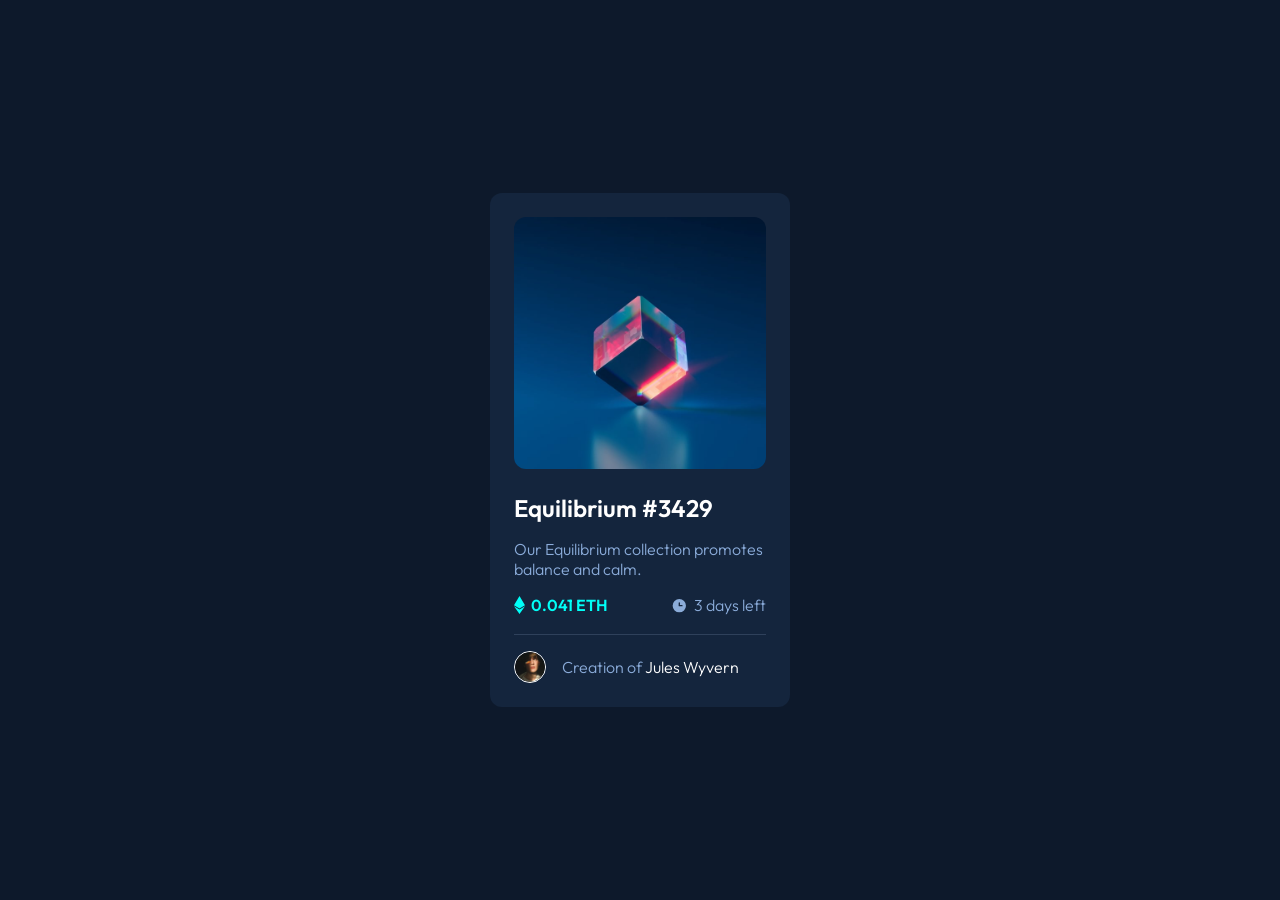
<file: index.html>
<!DOCTYPE html>
<html lang="en">

<head>
  <meta charset="UTF-8">
  <meta name="viewport" content="width=device-width, initial-scale=1.0">

  <link rel="icon" type="image/png" sizes="32x32" href="./src/assets/images/favicon-32x32.png">
  <link rel="stylesheet" href="./src/styles/style.css">

  <title>Frontend Mentor | NFT preview card component</title>

</head>

<body>

  <main>
    <article class="card">
      <div class="card__img">
        <img src="./src/assets/images/image-equilibrium.jpg" alt="Equilibrium NFT">
      </div>
      <div class="card__content">
        <h1>Equilibrium #3429</h1>
        <p>Our Equilibrium collection promotes balance and calm.</p>
        <div class="card__pricetime">
          <span>0.041 ETH</span>
          <time datetime="P3D">3 days left</time>
        </div>
      </div>
      <div class="card__divisor"></div>
      <footer class="card__author">
        <img class="author__img" src="./src/assets/images/image-avatar.png" alt="Avatar of Jules Wyvern">
        <p>Creation of <span>Jules Wyvern</span></p>
      </footer>
    </article>
  </main>

    

</body>

</html>
</file>
<file: src/styles/style.css>
@font-face {
	font-family: 'Outfit';
	font-display: swap;
	font-weight: 300;
	src: url(../assets/fonts/Outfit-Light.ttf) format('truetype');
}
@font-face {
	font-family: 'Outfit';
	font-display: swap;
	font-weight: 400;
	src: url(../assets/fonts/Outfit-Regular.ttf) format('truetype');
}
@font-face {
	font-family: 'Outfit';
	font-display: swap;
	font-weight: 600;
	src: url(../assets/fonts/Outfit-SemiBold.ttf) format('truetype');
}

:root {
	--clr-p-blue500: hsl(215, 51%, 70%);
	--clr-p-cyan400: hsl(178, 100%, 50%);
	--clr-p-cyan400-overlay: hsla(178, 100%, 50%, 0.5);
	--clr-mainBg: hsl(217, 54%, 11%);
	--clr-cardBg: hsl(216, 50%, 16%);
	--clr-divisor: hsl(215, 32%, 27%);
	--clr-white: hsl(0, 0%, 100%);

	--ff: 'Outfit', sans-serif;

	--fs-300: 1rem;
	--fs-400: 1.125rem;
	--fs-600: 1.5rem;

	--fw-light: 300;
	--fw-regular: 400;
	--fw-semibold: 600;
}

*,
*::before,
*::after {
	box-sizing: border-box;

}

* {
	margin: 0;
	padding: 0;
	font: inherit;
}

img {
	display: block;
	max-width: 100%;
}

body {
	font-family: var(--ff);
	font-size: var(--fs-400);
	font-weight: var(--fw-regular);
	background-color: var(--clr-mainBg);
	color: var(--clr-white);
}

main {
	min-height: 100vh;
	display: grid;
	place-content: center;
	padding: 1rem;
}

.card {

	background-color: var(--clr-cardBg);
	border-radius: 0.75rem;
	max-inline-size: 300px;
	padding: 1.5rem;

	.card__img {

		position: relative;
		border-radius: 0.75rem;
		margin-block-end: 1.5rem;
		overflow: hidden;
		/* eliminar esquinas visibles al hacer click */
		-webkit-tap-highlight-color: transparent;
		cursor: pointer;

		&::after{

			content:"";
			position: absolute;
			inset: 0;
			background-color: var(--clr-p-cyan400);
			background-color: var(--clr-p-cyan400-overlay);
			background-image: url(../assets/images/icon-view.svg);
			background-repeat: no-repeat;
			background-position: center;
			opacity: 0;

		}

		&:hover::after{
			opacity: 1;
		}
		
	}
}

.card__content {

	h1 {

		font-size: var(--fs-600);
		font-weight: var(--fw-semibold);

		&:hover{
			color: var(--clr-p-cyan400);
			cursor: pointer;
		}
		
	}

	p {
		color: var(--clr-p-blue500);
		font-size: var(--fs-300);
		font-weight: var(--fw-light);
		margin-block: 1rem;
	}
}
.card__pricetime {

  font-size: var(--fs-300);
  
	display: flex;
	justify-content: space-between;
  
	span {

		color: var(--clr-p-cyan400);
    font-weight: var(--fw-semibold);

		&::before {
			content: url(../assets/images/icon-ethereum.svg);
			margin-inline-end: 0.4rem;
      vertical-align: middle;
		}
	}

	time {

		color: var(--clr-p-blue500);
    font-weight: var(--fw-light);

		&::before {

			content: url(../assets/images/icon-clock.svg);
			margin-inline-end: 0.4rem;
      vertical-align: middle;
		}
	}
}
.card__divisor {
	margin-block: 1rem;
	height: 0.063rem;
	background-color: var(--clr-divisor);
}
.card__author {
	font-size: var(--fs-300);
	font-weight: var(--fw-light);
	display: flex;
	align-items: center;
	gap: 1rem;

	.author__img {
		width: 2rem;
		border-radius: 50%;
		border: 1px solid var(--clr-white);
	}

	p{
		color: var(--clr-p-blue500);
	}

	span {

		color: var(--clr-white);

		&:hover{
			color: var(--clr-p-cyan400);
			cursor: pointer;
		}

	}
}
</file>
